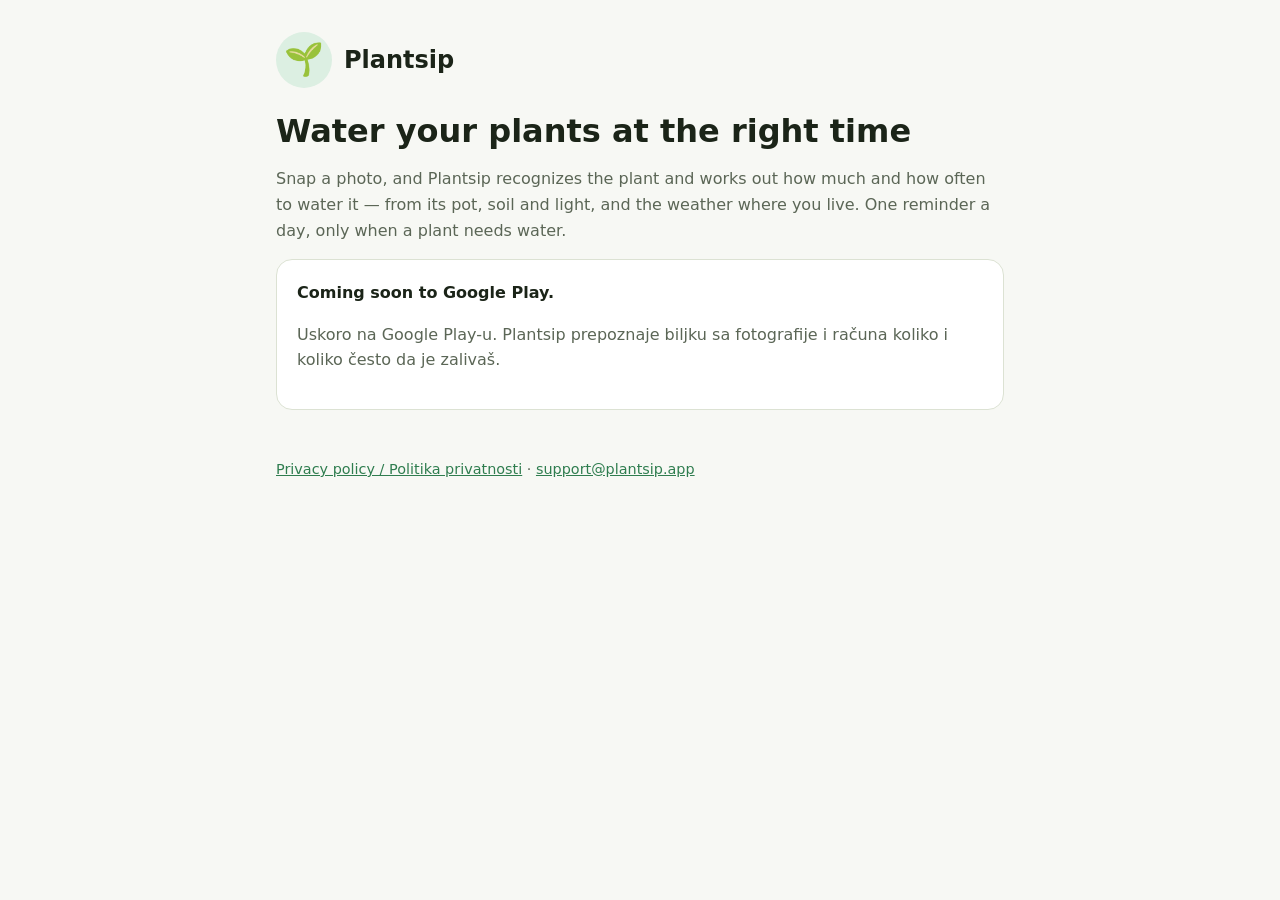
<file: index.html>
<!doctype html>
<html lang="en">
<head>
  <meta charset="utf-8">
  <meta name="viewport" content="width=device-width, initial-scale=1">
  <title>Plantsip — plant watering reminders</title>
  <meta name="description" content="Plantsip recognizes your plants from a photo and works out how much and how often to water them — adjusted to your pot, light and local weather.">
  <link rel="stylesheet" href="/style.css">
</head>
<body>
  <main>
    <a class="brand" href="/"><span aria-hidden="true">🌱</span><strong>Plantsip</strong></a>
    <h1>Water your plants at the right time</h1>
    <p class="muted">Snap a photo, and Plantsip recognizes the plant and works out how much and how often to water it — from its pot, soil and light, and the weather where you live. One reminder a day, only when a plant needs water.</p>

    <div class="card">
      <strong>Coming soon to Google Play.</strong>
      <p class="muted">Uskoro na Google Play-u. Plantsip prepoznaje biljku sa fotografije i računa koliko i koliko često da je zalivaš.</p>
    </div>

    <footer class="muted">
      <a href="/privacy/">Privacy policy / Politika privatnosti</a> ·
      <a href="mailto:support@plantsip.app">support@plantsip.app</a>
    </footer>
  </main>
</body>
</html>
</file>
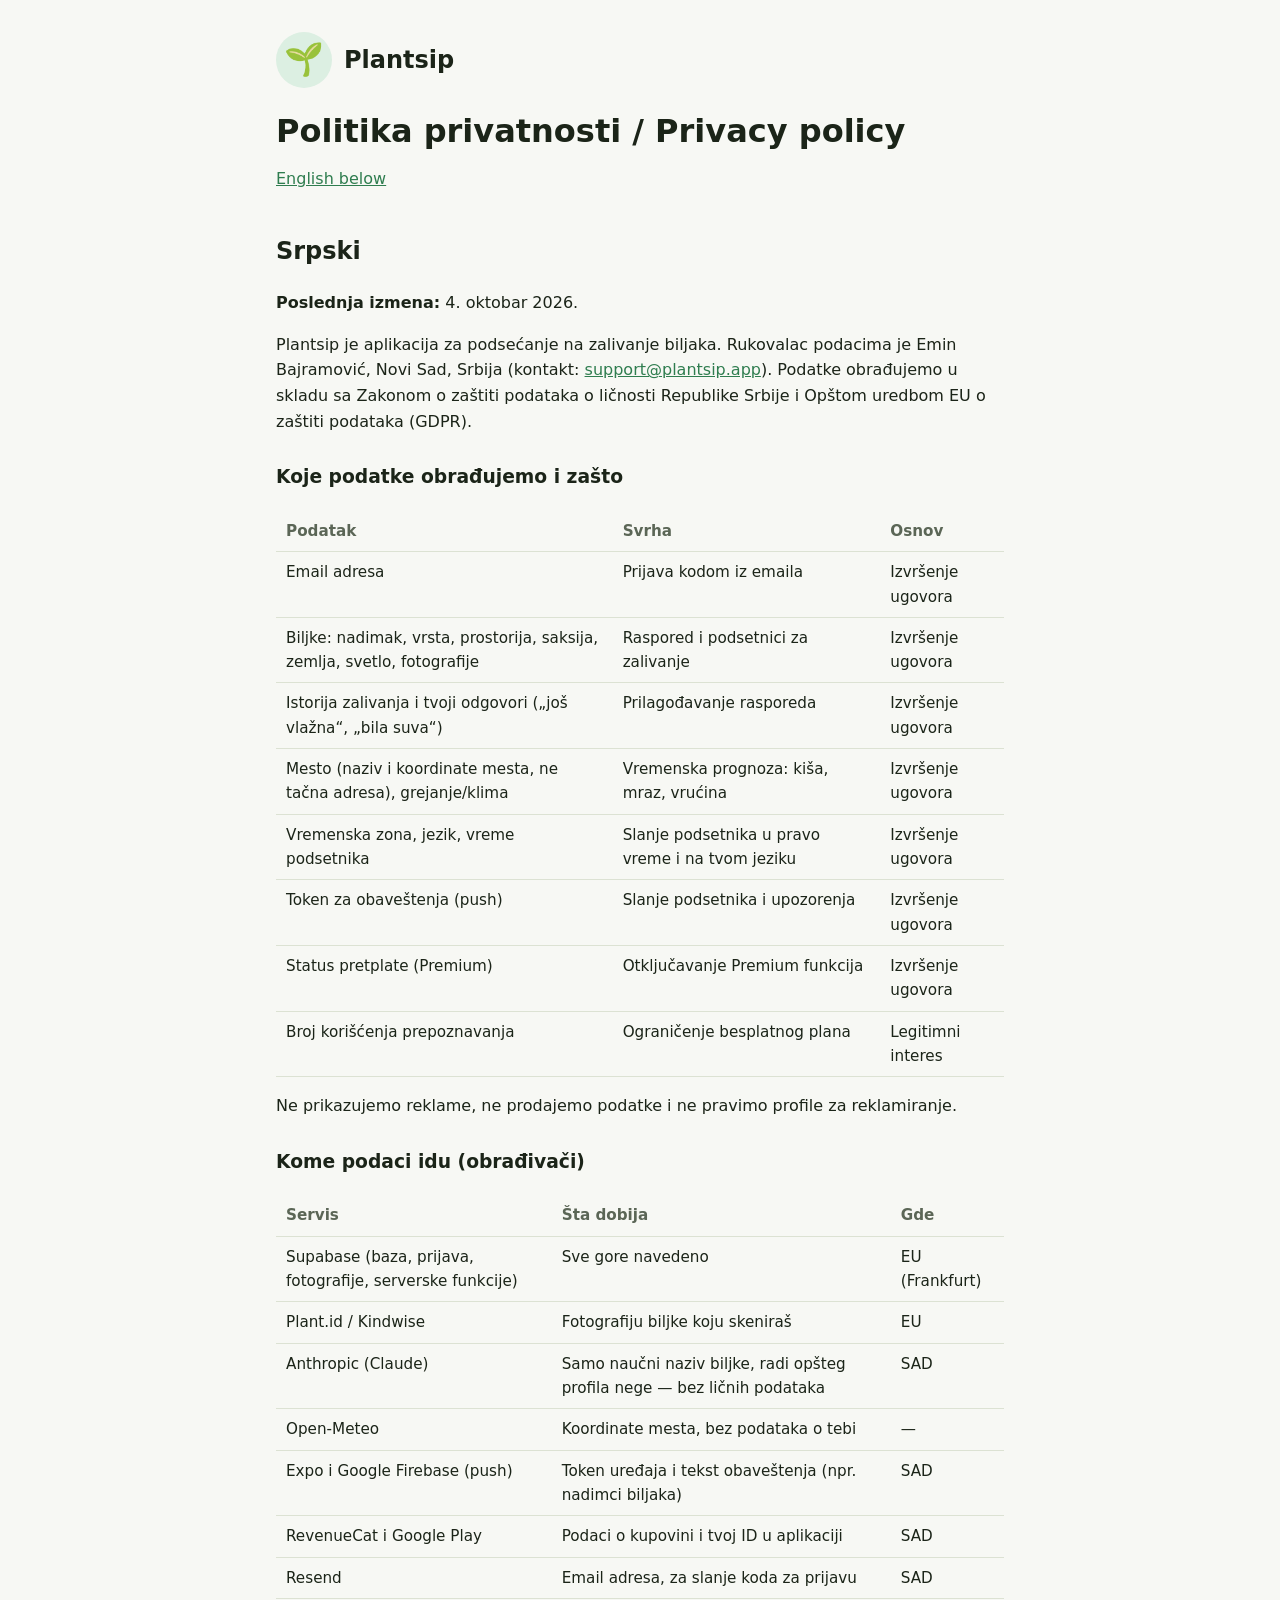
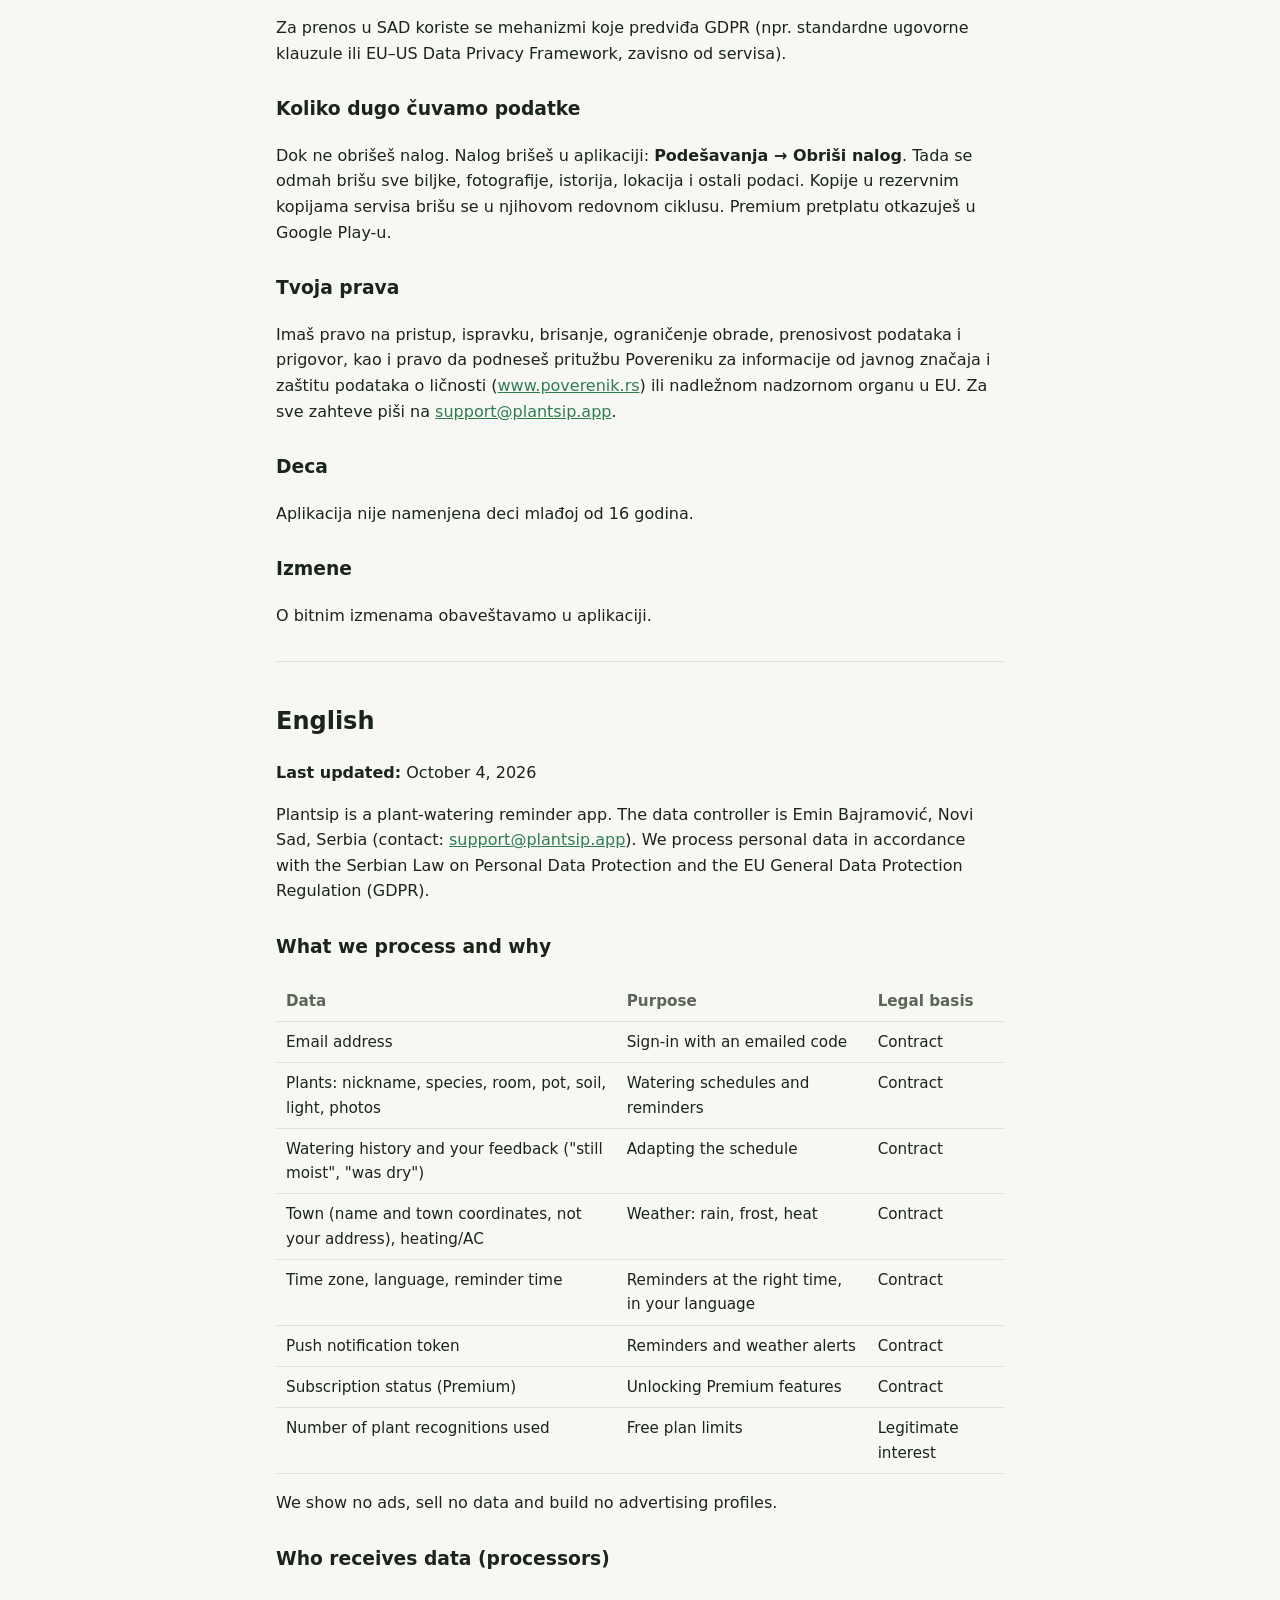
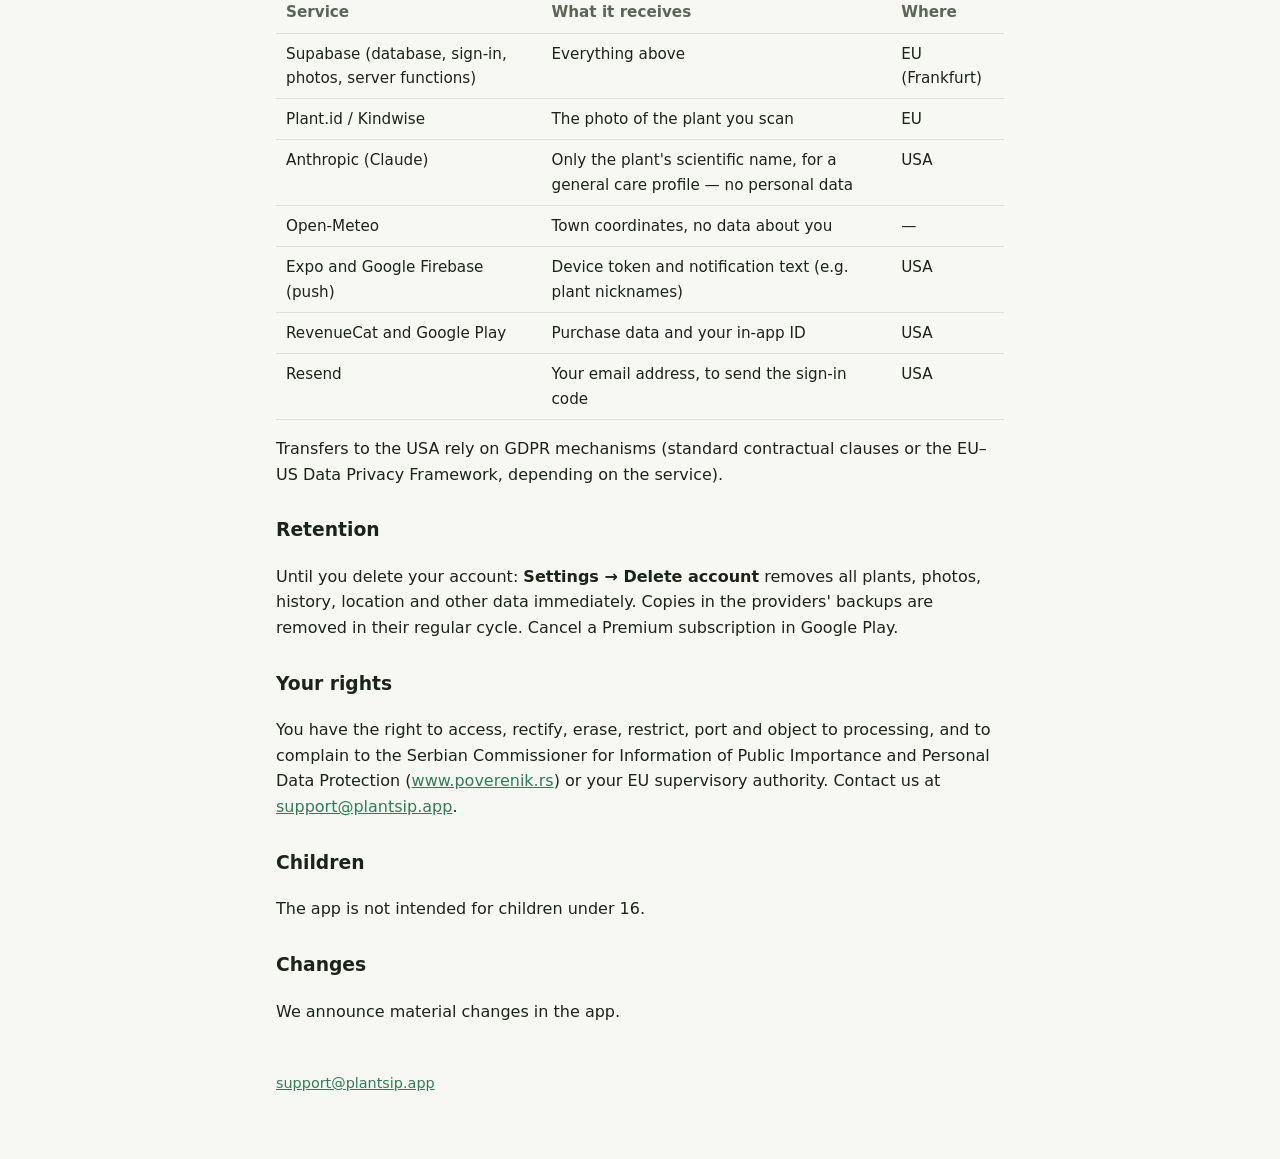
<file: privacy/index.html>
<!doctype html>
<html lang="sr">
<head>
  <meta charset="utf-8">
  <meta name="viewport" content="width=device-width, initial-scale=1">
  <title>Privacy policy — Plantsip</title>
  <link rel="stylesheet" href="/style.css">
</head>
<body>
  <main>
    <a class="brand" href="/"><span aria-hidden="true">🌱</span><strong>Plantsip</strong></a>
    <h1>Politika privatnosti / Privacy policy</h1>
    <p class="muted"><a href="#english">English below</a></p>
    <h2>Srpski</h2>
<p><strong>Poslednja izmena:</strong> 4. oktobar 2026.</p>
<p>Plantsip je aplikacija za podsećanje na zalivanje biljaka. Rukovalac podacima je Emin Bajramović, Novi Sad, Srbija
(kontakt: <a href="mailto:support@plantsip.app">support@plantsip.app</a>). Podatke obrađujemo u skladu sa Zakonom o zaštiti podataka o ličnosti Republike
Srbije i Opštom uredbom EU o zaštiti podataka (GDPR).</p>
<h3>Koje podatke obrađujemo i zašto</h3>
<div class="table-wrap"><table>
<thead>
<tr>
<th>Podatak</th>
<th>Svrha</th>
<th>Osnov</th>
</tr>
</thead>
<tbody><tr>
<td>Email adresa</td>
<td>Prijava kodom iz emaila</td>
<td>Izvršenje ugovora</td>
</tr>
<tr>
<td>Biljke: nadimak, vrsta, prostorija, saksija, zemlja, svetlo, fotografije</td>
<td>Raspored i podsetnici za zalivanje</td>
<td>Izvršenje ugovora</td>
</tr>
<tr>
<td>Istorija zalivanja i tvoji odgovori („još vlažna“, „bila suva“)</td>
<td>Prilagođavanje rasporeda</td>
<td>Izvršenje ugovora</td>
</tr>
<tr>
<td>Mesto (naziv i koordinate mesta, ne tačna adresa), grejanje/klima</td>
<td>Vremenska prognoza: kiša, mraz, vrućina</td>
<td>Izvršenje ugovora</td>
</tr>
<tr>
<td>Vremenska zona, jezik, vreme podsetnika</td>
<td>Slanje podsetnika u pravo vreme i na tvom jeziku</td>
<td>Izvršenje ugovora</td>
</tr>
<tr>
<td>Token za obaveštenja (push)</td>
<td>Slanje podsetnika i upozorenja</td>
<td>Izvršenje ugovora</td>
</tr>
<tr>
<td>Status pretplate (Premium)</td>
<td>Otključavanje Premium funkcija</td>
<td>Izvršenje ugovora</td>
</tr>
<tr>
<td>Broj korišćenja prepoznavanja</td>
<td>Ograničenje besplatnog plana</td>
<td>Legitimni interes</td>
</tr>
</tbody></table></div>
<p>Ne prikazujemo reklame, ne prodajemo podatke i ne pravimo profile za reklamiranje.</p>
<h3>Kome podaci idu (obrađivači)</h3>
<div class="table-wrap"><table>
<thead>
<tr>
<th>Servis</th>
<th>Šta dobija</th>
<th>Gde</th>
</tr>
</thead>
<tbody><tr>
<td>Supabase (baza, prijava, fotografije, serverske funkcije)</td>
<td>Sve gore navedeno</td>
<td>EU (Frankfurt)</td>
</tr>
<tr>
<td>Plant.id / Kindwise</td>
<td>Fotografiju biljke koju skeniraš</td>
<td>EU</td>
</tr>
<tr>
<td>Anthropic (Claude)</td>
<td>Samo naučni naziv biljke, radi opšteg profila nege — bez ličnih podataka</td>
<td>SAD</td>
</tr>
<tr>
<td>Open-Meteo</td>
<td>Koordinate mesta, bez podataka o tebi</td>
<td>—</td>
</tr>
<tr>
<td>Expo i Google Firebase (push)</td>
<td>Token uređaja i tekst obaveštenja (npr. nadimci biljaka)</td>
<td>SAD</td>
</tr>
<tr>
<td>RevenueCat i Google Play</td>
<td>Podaci o kupovini i tvoj ID u aplikaciji</td>
<td>SAD</td>
</tr>
<tr>
<td>Resend</td>
<td>Email adresa, za slanje koda za prijavu</td>
<td>SAD</td>
</tr>
</tbody></table></div>
<p>Za prenos u SAD koriste se mehanizmi koje predviđa GDPR (npr. standardne ugovorne klauzule ili
EU–US Data Privacy Framework, zavisno od servisa).</p>
<h3>Koliko dugo čuvamo podatke</h3>
<p>Dok ne obrišeš nalog. Nalog brišeš u aplikaciji: <strong>Podešavanja → Obriši nalog</strong>. Tada se odmah
brišu sve biljke, fotografije, istorija, lokacija i ostali podaci. Kopije u rezervnim kopijama
servisa brišu se u njihovom redovnom ciklusu. Premium pretplatu otkazuješ u Google Play-u.</p>
<h3>Tvoja prava</h3>
<p>Imaš pravo na pristup, ispravku, brisanje, ograničenje obrade, prenosivost podataka i prigovor,
kao i pravo da podneseš pritužbu Povereniku za informacije od javnog značaja i zaštitu podataka o
ličnosti (<a href="http://www.poverenik.rs">www.poverenik.rs</a>) ili nadležnom nadzornom organu u EU. Za sve zahteve piši na <a href="mailto:support@plantsip.app">support@plantsip.app</a>.</p>
<h3>Deca</h3>
<p>Aplikacija nije namenjena deci mlađoj od 16 godina.</p>
<h3>Izmene</h3>
<p>O bitnim izmenama obaveštavamo u aplikaciji.</p>
<hr>
<h2 id="english">English</h2>
<p><strong>Last updated:</strong> October 4, 2026</p>
<p>Plantsip is a plant-watering reminder app. The data controller is Emin Bajramović, Novi Sad, Serbia (contact: <a href="mailto:support@plantsip.app">support@plantsip.app</a>). We
process personal data in accordance with the Serbian Law on Personal Data Protection and the EU
General Data Protection Regulation (GDPR).</p>
<h3>What we process and why</h3>
<div class="table-wrap"><table>
<thead>
<tr>
<th>Data</th>
<th>Purpose</th>
<th>Legal basis</th>
</tr>
</thead>
<tbody><tr>
<td>Email address</td>
<td>Sign-in with an emailed code</td>
<td>Contract</td>
</tr>
<tr>
<td>Plants: nickname, species, room, pot, soil, light, photos</td>
<td>Watering schedules and reminders</td>
<td>Contract</td>
</tr>
<tr>
<td>Watering history and your feedback (&quot;still moist&quot;, &quot;was dry&quot;)</td>
<td>Adapting the schedule</td>
<td>Contract</td>
</tr>
<tr>
<td>Town (name and town coordinates, not your address), heating/AC</td>
<td>Weather: rain, frost, heat</td>
<td>Contract</td>
</tr>
<tr>
<td>Time zone, language, reminder time</td>
<td>Reminders at the right time, in your language</td>
<td>Contract</td>
</tr>
<tr>
<td>Push notification token</td>
<td>Reminders and weather alerts</td>
<td>Contract</td>
</tr>
<tr>
<td>Subscription status (Premium)</td>
<td>Unlocking Premium features</td>
<td>Contract</td>
</tr>
<tr>
<td>Number of plant recognitions used</td>
<td>Free plan limits</td>
<td>Legitimate interest</td>
</tr>
</tbody></table></div>
<p>We show no ads, sell no data and build no advertising profiles.</p>
<h3>Who receives data (processors)</h3>
<div class="table-wrap"><table>
<thead>
<tr>
<th>Service</th>
<th>What it receives</th>
<th>Where</th>
</tr>
</thead>
<tbody><tr>
<td>Supabase (database, sign-in, photos, server functions)</td>
<td>Everything above</td>
<td>EU (Frankfurt)</td>
</tr>
<tr>
<td>Plant.id / Kindwise</td>
<td>The photo of the plant you scan</td>
<td>EU</td>
</tr>
<tr>
<td>Anthropic (Claude)</td>
<td>Only the plant&#39;s scientific name, for a general care profile — no personal data</td>
<td>USA</td>
</tr>
<tr>
<td>Open-Meteo</td>
<td>Town coordinates, no data about you</td>
<td>—</td>
</tr>
<tr>
<td>Expo and Google Firebase (push)</td>
<td>Device token and notification text (e.g. plant nicknames)</td>
<td>USA</td>
</tr>
<tr>
<td>RevenueCat and Google Play</td>
<td>Purchase data and your in-app ID</td>
<td>USA</td>
</tr>
<tr>
<td>Resend</td>
<td>Your email address, to send the sign-in code</td>
<td>USA</td>
</tr>
</tbody></table></div>
<p>Transfers to the USA rely on GDPR mechanisms (standard contractual clauses or the EU–US Data
Privacy Framework, depending on the service).</p>
<h3>Retention</h3>
<p>Until you delete your account: <strong>Settings → Delete account</strong> removes all plants, photos, history,
location and other data immediately. Copies in the providers&#39; backups are removed in their regular
cycle. Cancel a Premium subscription in Google Play.</p>
<h3>Your rights</h3>
<p>You have the right to access, rectify, erase, restrict, port and object to processing, and to
complain to the Serbian Commissioner for Information of Public Importance and Personal Data
Protection (<a href="http://www.poverenik.rs">www.poverenik.rs</a>) or your EU supervisory authority. Contact us at <a href="mailto:support@plantsip.app">support@plantsip.app</a>.</p>
<h3>Children</h3>
<p>The app is not intended for children under 16.</p>
<h3>Changes</h3>
<p>We announce material changes in the app.</p>

    <footer class="muted"><a href="mailto:support@plantsip.app">support@plantsip.app</a></footer>
  </main>
</body>
</html>
</file>
<file: style.css>
:root {
  --bg: #f7f8f4;
  --surface: #ffffff;
  --border: #dce2d3;
  --text: #1b2418;
  --muted: #5b6656;
  --primary: #2f7d4f;
  --primary-muted: #dcefe2;
}
@media (prefers-color-scheme: dark) {
  :root {
    --bg: #10140f;
    --surface: #192018;
    --border: #2e392b;
    --text: #e8ede4;
    --muted: #a3ae9d;
    --primary: #5dbb7e;
    --primary-muted: #1e3626;
  }
}
* { box-sizing: border-box; }
html { -webkit-text-size-adjust: 100%; }
body {
  margin: 0;
  background: var(--bg);
  color: var(--text);
  font: 16px/1.6 system-ui, -apple-system, 'Segoe UI', Roboto, sans-serif;
}
main { max-width: 760px; margin: 0 auto; padding: 32px 16px 64px; }
a { color: var(--primary); }
h1 { font-size: 2rem; line-height: 1.2; margin: 0 0 8px; }
h2 { margin-top: 2.5rem; }
h3 { margin-top: 1.75rem; }
.brand { display: flex; align-items: center; gap: 12px; margin-bottom: 24px; text-decoration: none; color: inherit; }
.brand span { font-size: 32px; background: var(--primary-muted); border-radius: 999px; width: 56px; height: 56px; display: grid; place-items: center; }
.brand strong { font-size: 1.5rem; }
.card { background: var(--surface); border: 1px solid var(--border); border-radius: 16px; padding: 20px; margin: 16px 0; }
.muted { color: var(--muted); }
.table-wrap { overflow-x: auto; }
table { border-collapse: collapse; width: 100%; font-size: 0.95rem; }
th, td { border-bottom: 1px solid var(--border); padding: 8px 10px; text-align: left; vertical-align: top; }
th { color: var(--muted); font-weight: 600; }
blockquote { margin: 0; padding: 8px 16px; border-left: 4px solid var(--primary); background: var(--primary-muted); border-radius: 8px; }
hr { border: 0; border-top: 1px solid var(--border); margin: 32px 0; }
footer { margin-top: 48px; font-size: 0.9rem; }
</file>
